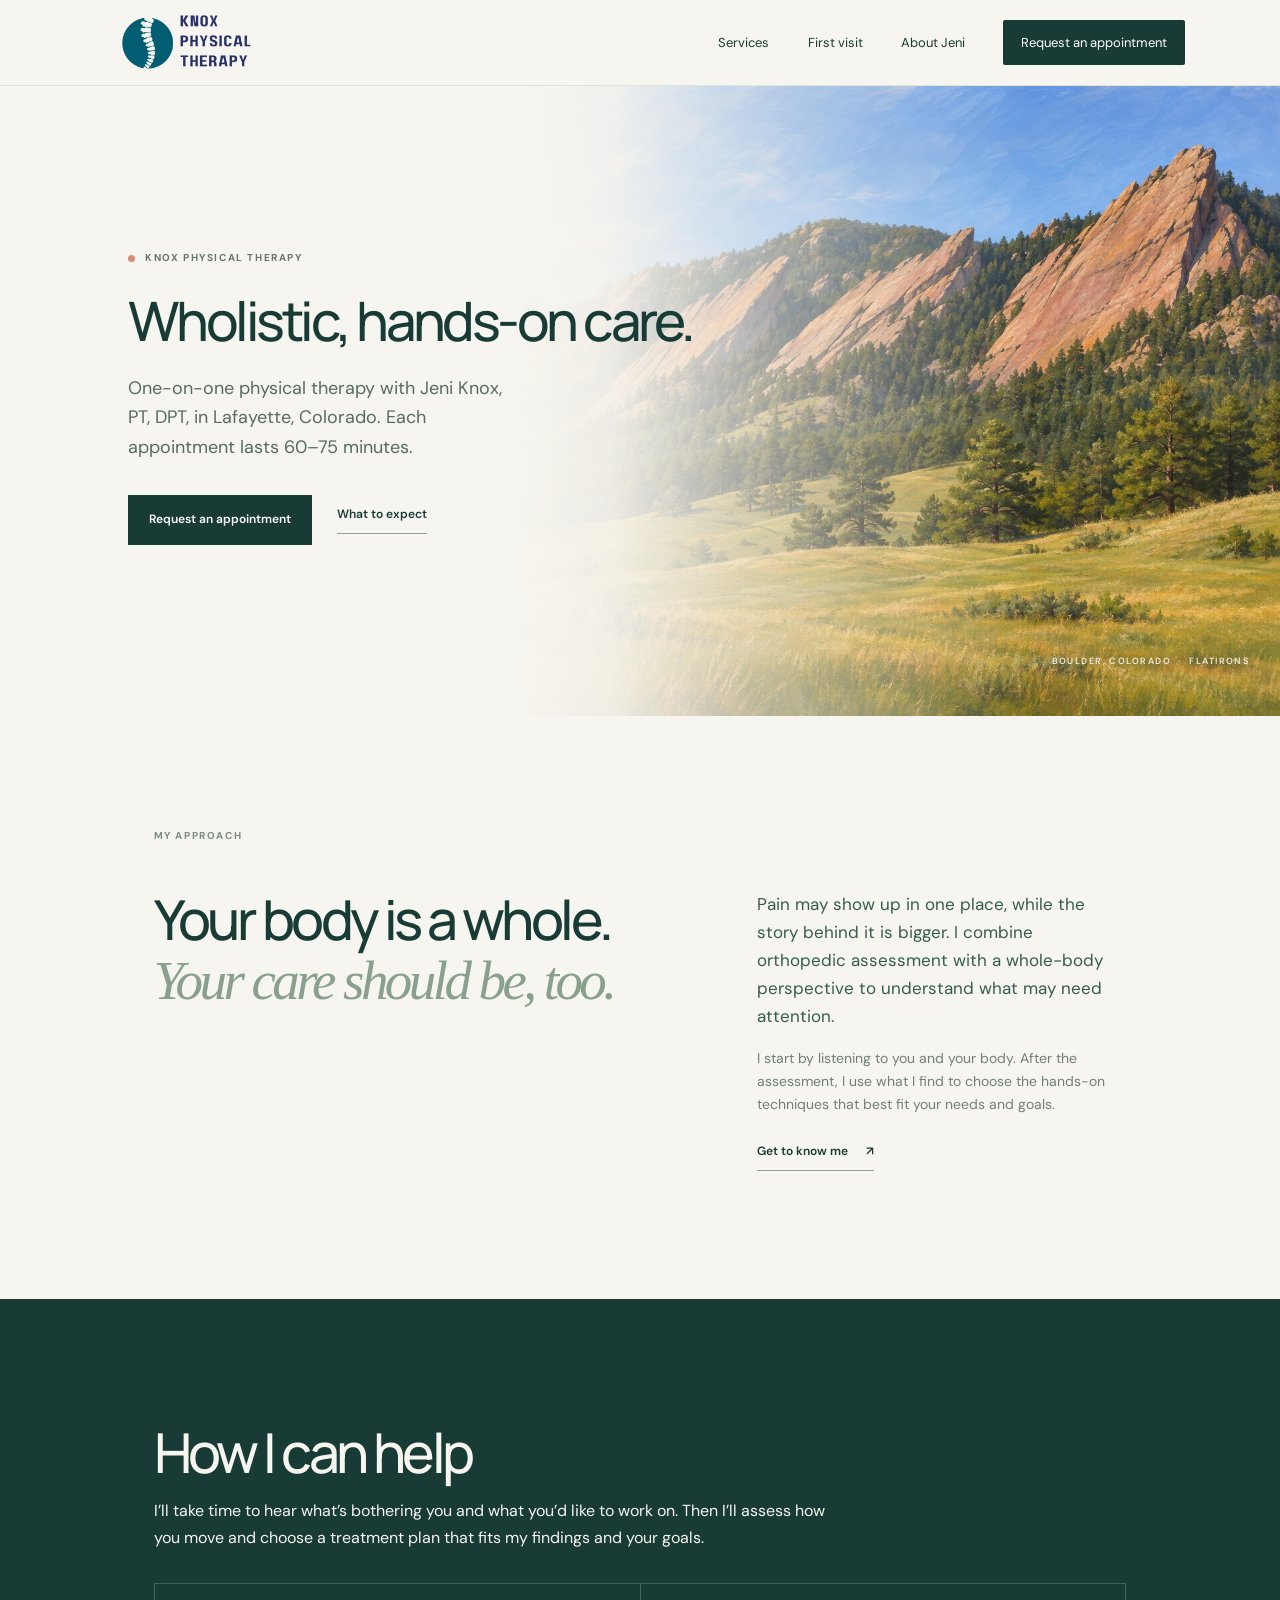
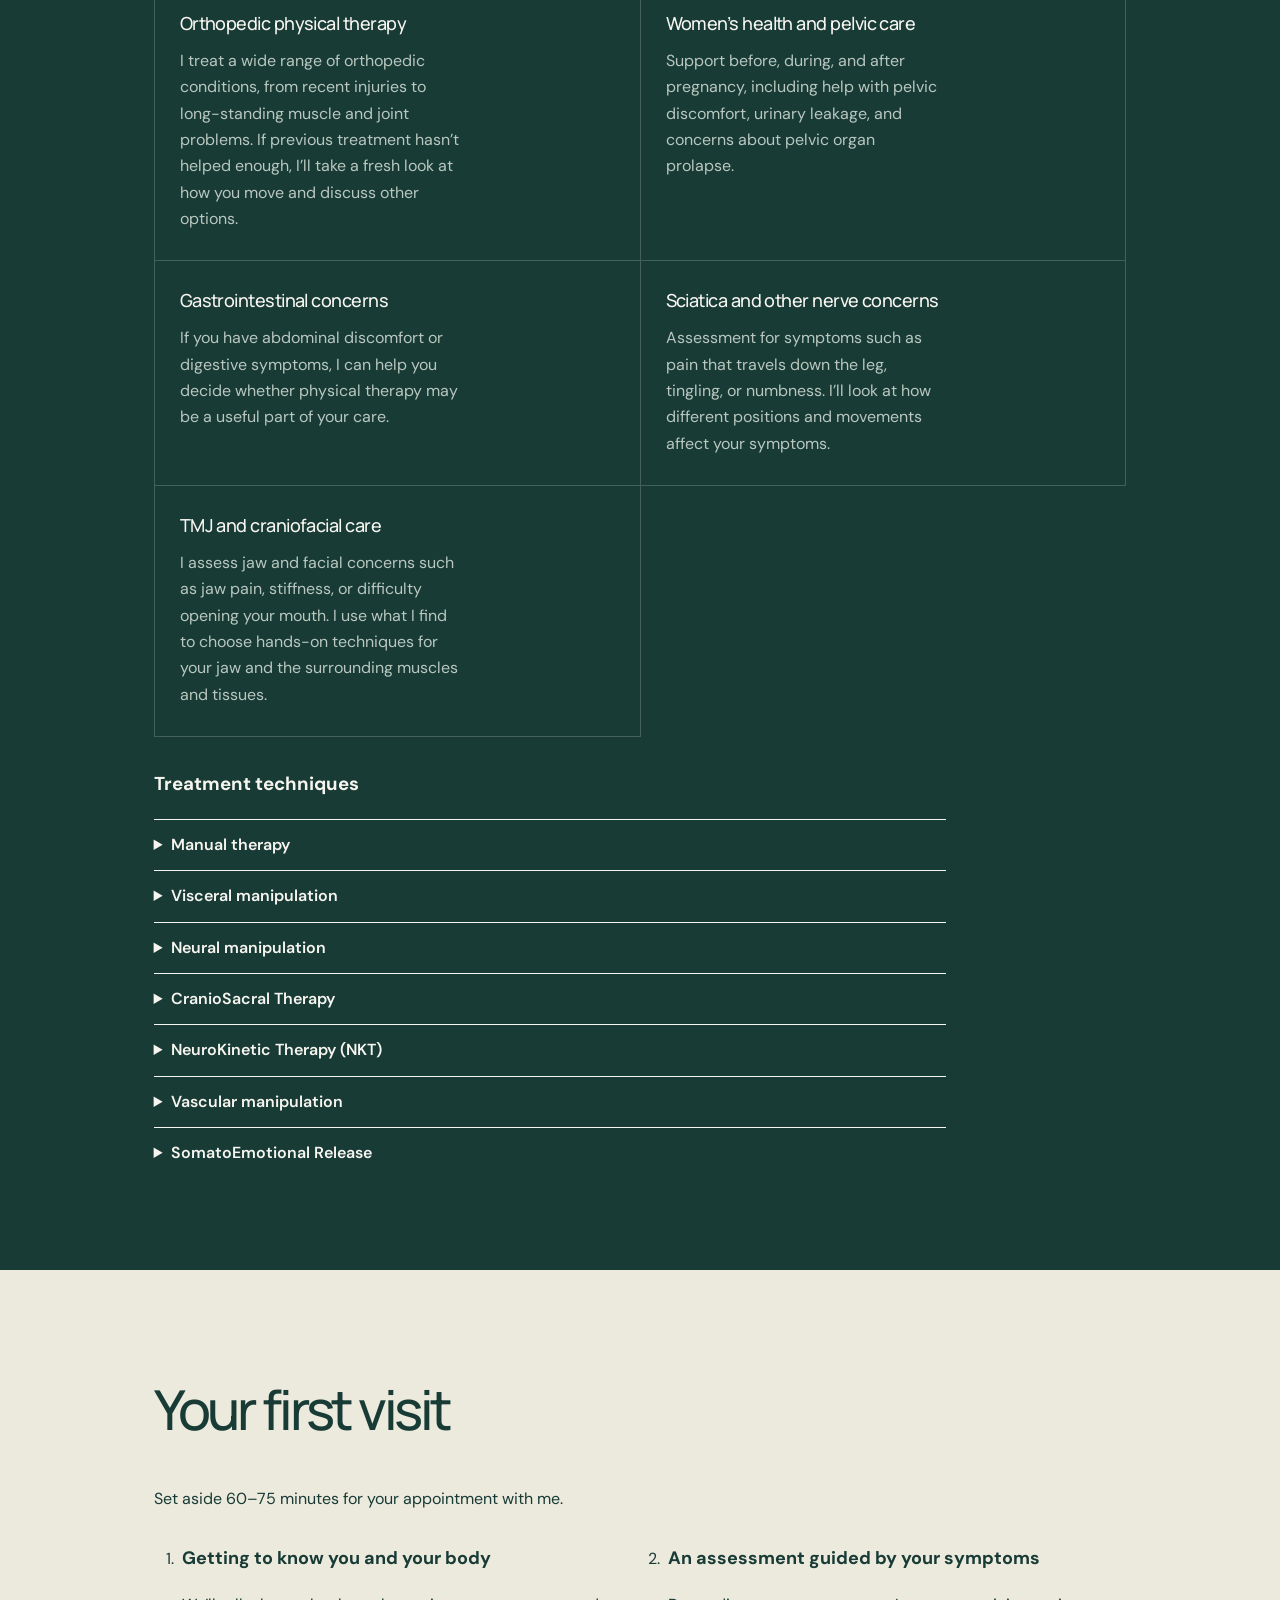
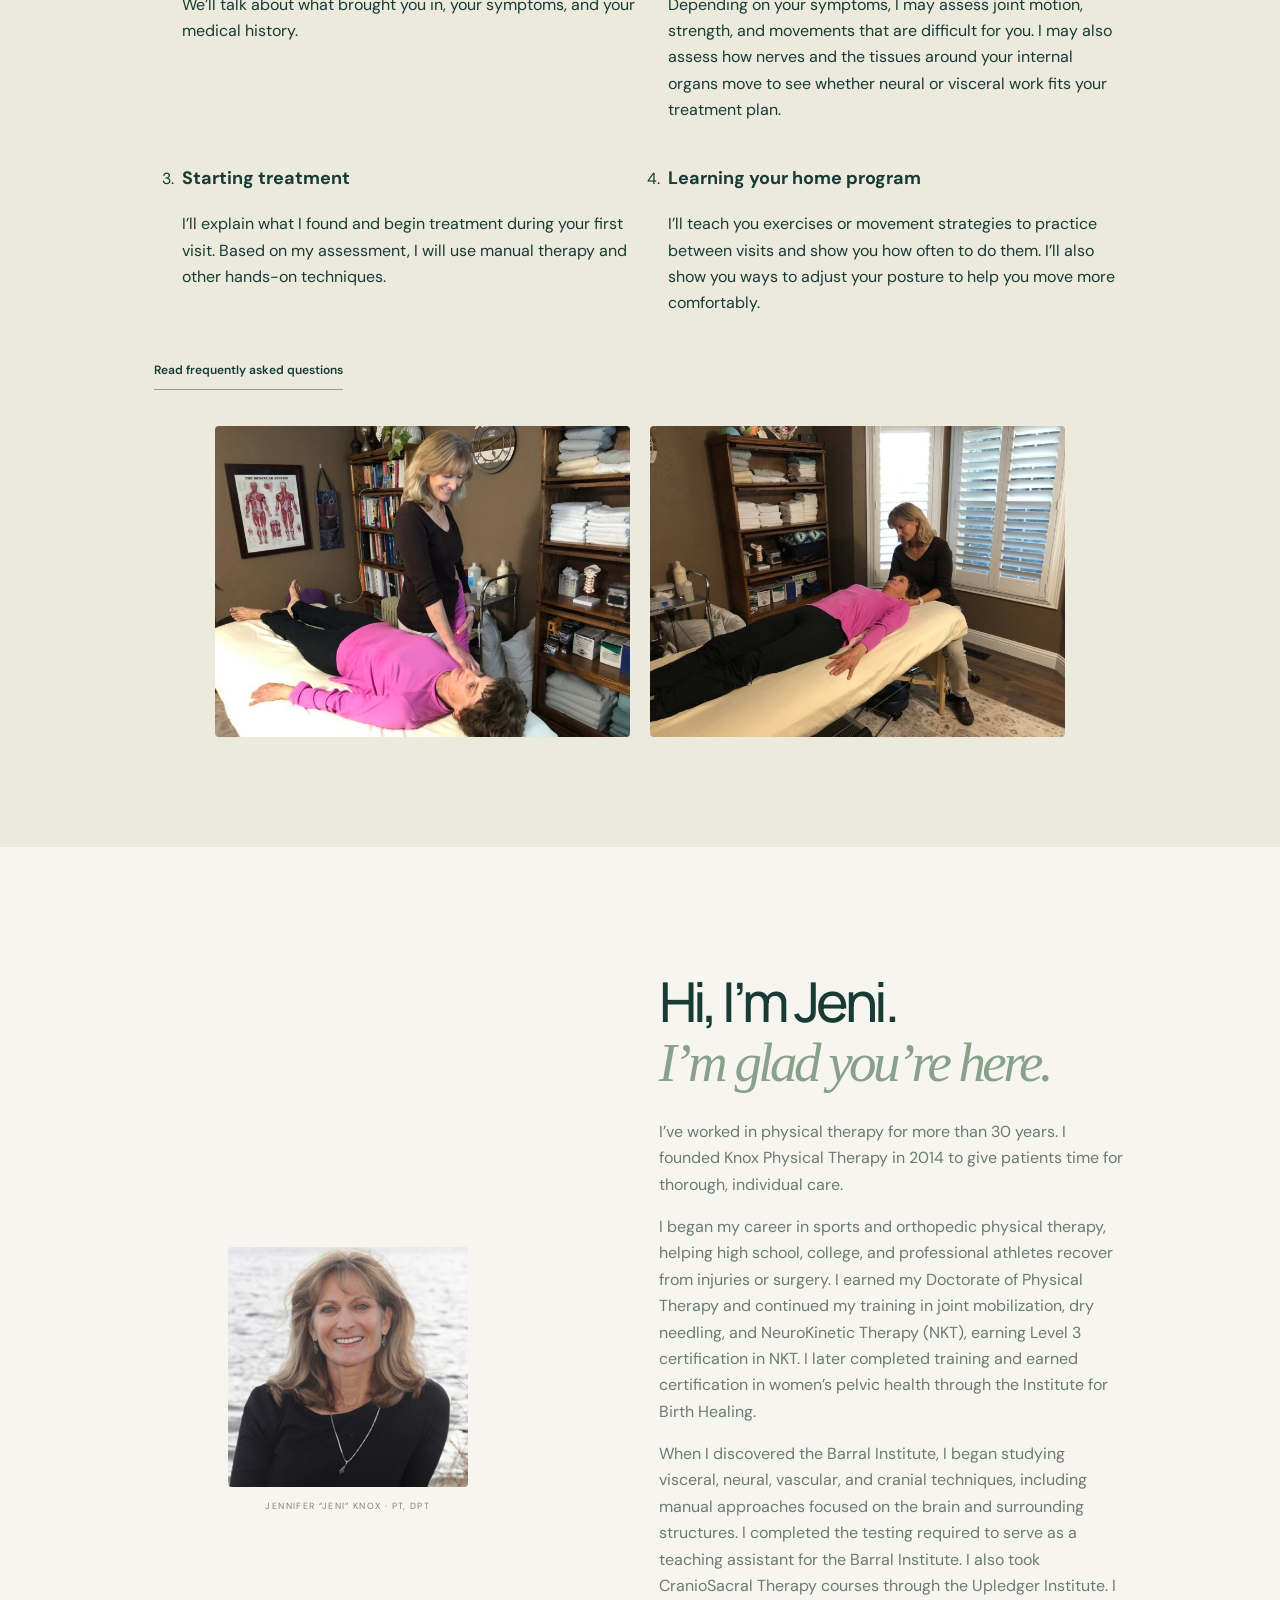
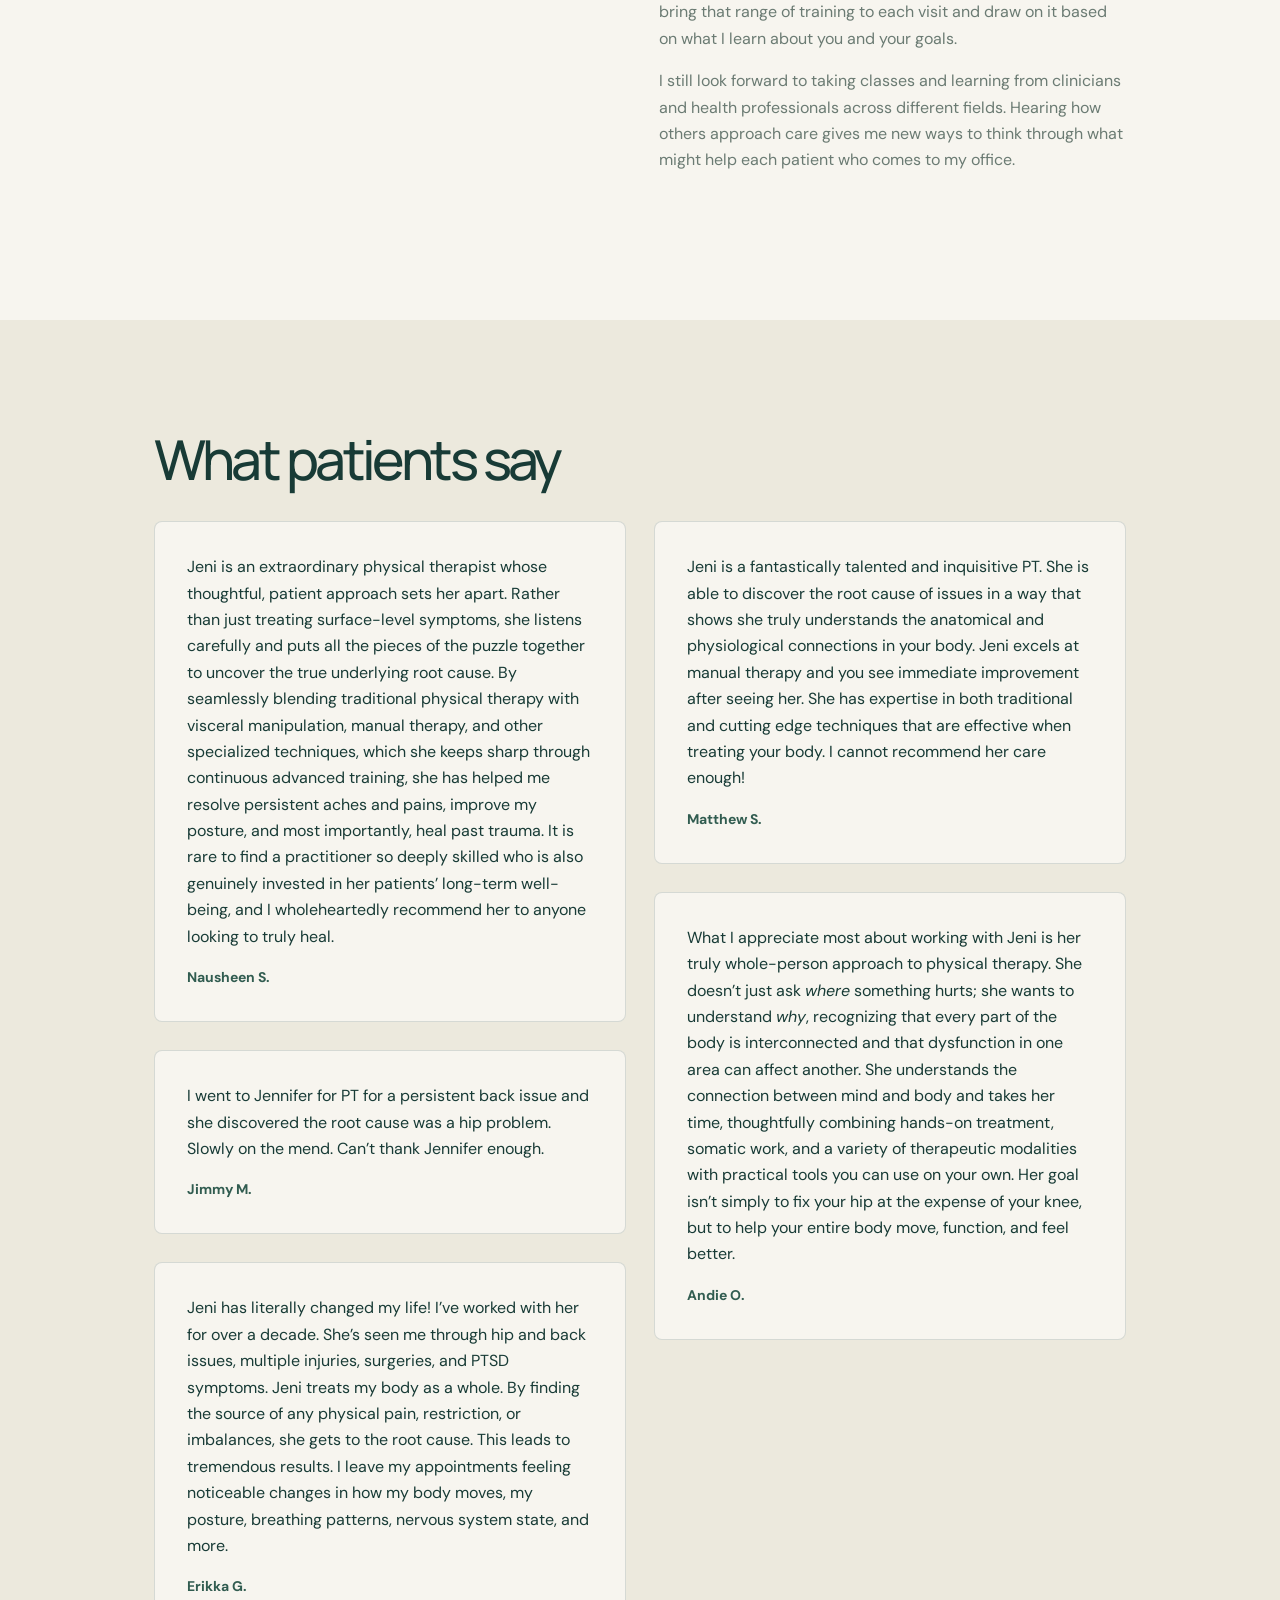
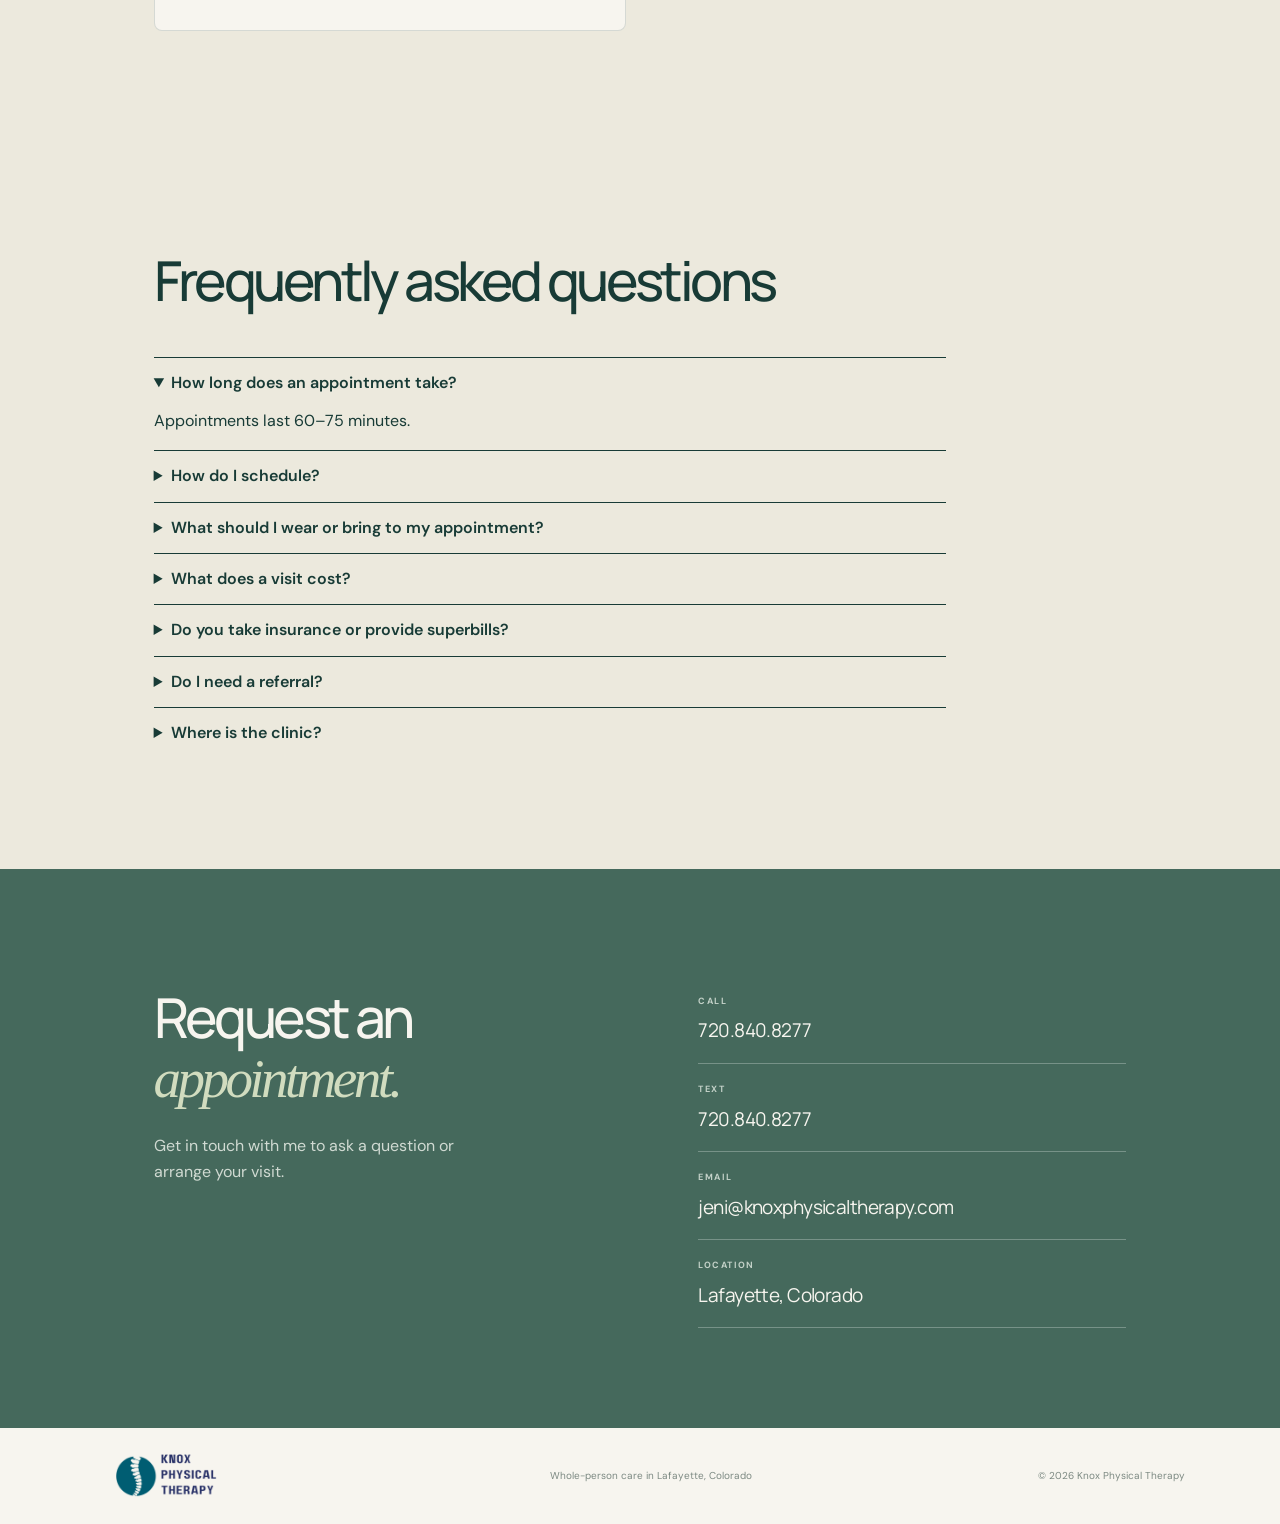
<file: index.html>
<!doctype html>
<html lang="en">
<head>
  <meta charset="utf-8">
  <meta name="viewport" content="width=device-width, initial-scale=1">
  <meta name="theme-color" content="#f7f5ef">
  <meta name="description" content="One-on-one physical therapy with Jeni Knox, PT, DPT, in Lafayette, CO. Hands-on care for orthopedic, pelvic health, nerve, and TMJ concerns.">
  <link rel="canonical" href="https://knoxphysicaltherapy.com/">
  <title>Physical Therapy in Lafayette, CO | Knox Physical Therapy</title>
  <link rel="preconnect" href="https://fonts.googleapis.com">
  <link rel="preconnect" href="https://fonts.gstatic.com" crossorigin>
  <link href="https://fonts.googleapis.com/css2?family=DM+Sans:wght@400;500;600;700&family=Manrope:wght@400;500;600;700&display=swap" rel="stylesheet">
  <link rel="icon" type="image/png" sizes="32x32" href="knox-icon.png">
  <link rel="stylesheet" href="styles.css?v=15">
</head>
<body>
  <a class="skip-link" href="#main">Skip to content</a>
  <header class="site-header">
    <a class="brand" href="#home" aria-label="Knox Physical Therapy home"><img class="brand-logo" src="knox-logo.png" width="768" height="256" alt="Knox Physical Therapy"></a>
    <button class="menu-toggle" aria-expanded="false" aria-controls="site-nav">Menu</button>
    <nav id="site-nav" aria-label="Main navigation"><a href="#services">Services</a><a href="#first-visit">First visit</a><a href="#about">About Jeni</a><a class="nav-cta" href="#contact">Request an appointment</a></nav>
  </header>
  <main id="main">
    <section class="hero" id="home">
      <div class="hero-copy">
        <p class="eyebrow"><span></span> Knox Physical Therapy</p>
        <h1 class="hero-slogan">Wholistic, hands-on care.</h1>
        <p class="hero-intro">One-on-one physical therapy with Jeni Knox, PT, DPT, in Lafayette, Colorado. Each appointment lasts 60–75 minutes.</p>
        <div class="hero-actions">
          <a class="button button-dark" href="#contact">Request an appointment</a>
          <a class="text-link underlined" href="#first-visit">What to expect</a>
        </div>
      </div>
      <div class="hero-art" aria-label="Illustration of Boulder’s Flatirons rising above a foothills landscape" role="img">
        <img class="flatirons-art" src="flatirons-hero.jpg" width="1536" height="1024" alt="" aria-hidden="true">
        <div class="art-caption">Boulder, Colorado <span>·</span> Flatirons</div>
      </div>
    </section>
    <section class="intro section-pad" id="approach">
      <div class="section-label">My Approach</div>
      <div class="intro-content"><h2>Your body is a whole.<br><em>Your care should be, too.</em></h2><div><p class="lead">Pain may show up in one place, while the story behind it is bigger. I combine orthopedic assessment with a whole-body perspective to understand what may need attention.</p><p>I start by listening to you and your body. After the assessment, I use what I find to choose the hands-on techniques that best fit your needs and goals.</p><a class="text-link underlined" href="#about">Get to know me <span>↗</span></a></div></div>
    </section>
    <section class="services section-pad" id="services" aria-labelledby="services-heading">
      <h2 id="services-heading">How I can help</h2>
      <p class="section-intro">I’ll take time to hear what’s bothering you and what you’d like to work on. Then I’ll assess how you move and choose a treatment plan that fits my findings and your goals.</p>
      <div class="service-grid">
        <article class="service-card">
          <h3>Orthopedic physical therapy</h3>
          <p>I treat a wide range of orthopedic conditions, from recent injuries to long-standing muscle and joint problems. If previous treatment hasn’t helped enough, I’ll take a fresh look at how you move and discuss other options.</p>
        </article>
        <article class="service-card">
          <h3>Women’s health and pelvic care</h3>
          <p>Support before, during, and after pregnancy, including help with pelvic discomfort, urinary leakage, and concerns about pelvic organ prolapse.</p>
        </article>
        <article class="service-card">
          <h3>Gastrointestinal concerns</h3>
          <p>If you have abdominal discomfort or digestive symptoms, I can help you decide whether physical therapy may be a useful part of your care.</p>
        </article>
        <article class="service-card">
          <h3>Sciatica and other nerve concerns</h3>
          <p>Assessment for symptoms such as pain that travels down the leg, tingling, or numbness. I’ll look at how different positions and movements affect your symptoms.</p>
        </article>
        <article class="service-card">
          <h3>TMJ and craniofacial care</h3>
          <p>I assess jaw and facial concerns such as jaw pain, stiffness, or difficulty opening your mouth. I use what I find to choose hands-on techniques for your jaw and the surrounding muscles and tissues.</p>
        </article>
      </div>
      <div class="treatment-list">
        <h3>Treatment techniques</h3>
        <details><summary>Manual therapy</summary><p>Hands-on techniques to address joint mobility and movement.</p></details>
        <details><summary>Visceral manipulation</summary><p>Gentle hands-on work focused on the tissues surrounding the internal organs.</p></details>
        <details><summary>Neural manipulation</summary><p>Light-touch techniques that focus on how nerves move in relation to nearby tissues.</p></details>
        <details><summary>CranioSacral Therapy</summary><p>A gentle approach using light touch around the head, spine, and sacrum.</p></details>
        <details><summary>NeuroKinetic Therapy (NKT)</summary><p>Uses manual muscle testing to explore how muscles work together during movement.</p></details>
        <details><summary>Vascular manipulation</summary><p>A hands-on technique that focuses on the soft tissues around blood vessels.</p></details>
        <details><summary>SomatoEmotional Release</summary><p>An approach within CranioSacral Therapy that explores how emotional experiences may relate to physical sensations.</p></details>
      </div>
    </section>
    <section class="first-visit section-pad" id="first-visit" aria-labelledby="first-visit-heading">
      <h2 id="first-visit-heading">Your first visit</h2>
      <p class="section-intro">Set aside 60–75 minutes for your appointment with me.</p>
      <ol class="visit-steps">
        <li>
          <h3>Getting to know you and your body</h3>
          <p>We’ll talk about what brought you in, your symptoms, and your medical history.</p>
        </li>
        <li>
          <h3>An assessment guided by your symptoms</h3>
          <p>Depending on your symptoms, I may assess joint motion, strength, and movements that are difficult for you. I may also assess how nerves and the tissues around your internal organs move to see whether neural or visceral work fits your treatment plan.</p>
        </li>
        <li>
          <h3>Starting treatment</h3>
          <p>I’ll explain what I found and begin treatment during your first visit. Based on my assessment, I will use manual therapy and other hands-on techniques.</p>
        </li>
        <li>
          <h3>Learning your home program</h3>
          <p>I’ll teach you exercises or movement strategies to practice between visits and show you how often to do them. I’ll also show you ways to adjust your posture to help you move more comfortably.</p>
        </li>
      </ol>
      <a class="text-link underlined" href="#faq">Read frequently asked questions</a>
      <div class="visit-photos">
        <img src="jeni-manual-therapy.jpg" width="768" height="576" alt="Jeni Knox providing hands-on care at a treatment table" loading="lazy" decoding="async">
        <img src="jeni-head-neck-care.jpg" width="768" height="576" alt="Jeni Knox supporting a person’s head and neck during hands-on treatment" loading="lazy" decoding="async">
      </div>
    </section>
    <section class="about section-pad" id="about">
      <figure class="about-visual">
        <img class="jeni-portrait" src="jeni-knox-portrait.png" width="240" height="240" alt="Jeni Knox smiling outdoors by the water" loading="lazy">
        <figcaption class="visual-label">JENNIFER “JENI” KNOX · PT, DPT</figcaption>
      </figure>
      <div class="about-copy">
        <h2>Hi, I’m Jeni.<br><em>I’m glad you’re here.</em></h2>
        <p class="lead">I’ve worked in physical therapy for more than 30 years. I founded Knox Physical Therapy in 2014 to give patients time for thorough, individual care.</p>
        <p>I began my career in sports and orthopedic physical therapy, helping high school, college, and professional athletes recover from injuries or surgery. I earned my Doctorate of Physical Therapy and continued my training in joint mobilization, dry needling, and NeuroKinetic Therapy (NKT), earning Level 3 certification in NKT. I later completed training and earned certification in women’s pelvic health through the Institute for Birth Healing.</p>
        <p>When I discovered the Barral Institute, I began studying visceral, neural, vascular, and cranial techniques, including manual approaches focused on the brain and surrounding structures. I completed the testing required to serve as a teaching assistant for the Barral Institute. I also took CranioSacral Therapy courses through the Upledger Institute. I bring that range of training to each visit and draw on it based on what I learn about you and your goals.</p>
        <p>I still look forward to taking classes and learning from clinicians and health professionals across different fields. Hearing how others approach care gives me new ways to think through what might help each patient who comes to my office.</p>
      </div>
    </section>
    <section class="patient-reviews section-pad" id="reviews" aria-labelledby="reviews-heading">
      <h2 id="reviews-heading">What patients say</h2>
      <div class="review-columns">
        <figure class="patient-review">
          <blockquote>
            <p>Jeni is an extraordinary physical therapist whose thoughtful, patient approach sets her apart. Rather than just treating surface-level symptoms, she listens carefully and puts all the pieces of the puzzle together to uncover the true underlying root cause. By seamlessly blending traditional physical therapy with visceral manipulation, manual therapy, and other specialized techniques, which she keeps sharp through continuous advanced training, she has helped me resolve persistent aches and pains, improve my posture, and most importantly, heal past trauma. It is rare to find a practitioner so deeply skilled who is also genuinely invested in her patients’ long-term well-being, and I wholeheartedly recommend her to anyone looking to truly heal.</p>
          </blockquote>
          <figcaption>Nausheen S.</figcaption>
        </figure>
        <figure class="patient-review">
          <blockquote>
            <p>I went to Jennifer for PT for a persistent back issue and she discovered the root cause was a hip problem. Slowly on the mend. Can’t thank Jennifer enough.</p>
          </blockquote>
          <figcaption>Jimmy M.</figcaption>
        </figure>
        <figure class="patient-review">
          <blockquote>
            <p>Jeni has literally changed my life! I’ve worked with her for over a decade. She’s seen me through hip and back issues, multiple injuries, surgeries, and PTSD symptoms. Jeni treats my body as a whole. By finding the source of any physical pain, restriction, or imbalances, she gets to the root cause. This leads to tremendous results. I leave my appointments feeling noticeable changes in how my body moves, my posture, breathing patterns, nervous system state, and more.</p>
          </blockquote>
          <figcaption>Erikka G.</figcaption>
        </figure>
        <figure class="patient-review">
          <blockquote>
            <p>Jeni is a fantastically talented and inquisitive PT. She is able to discover the root cause of issues in a way that shows she truly understands the anatomical and physiological connections in your body. Jeni excels at manual therapy and you see immediate improvement after seeing her. She has expertise in both traditional and cutting edge techniques that are effective when treating your body. I cannot recommend her care enough!</p>
          </blockquote>
          <figcaption>Matthew S.</figcaption>
        </figure>
        <figure class="patient-review">
          <blockquote>
            <p>What I appreciate most about working with Jeni is her truly whole-person approach to physical therapy. She doesn’t just ask <em>where</em> something hurts; she wants to understand <em>why</em>, recognizing that every part of the body is interconnected and that dysfunction in one area can affect another. She understands the connection between mind and body and takes her time, thoughtfully combining hands-on treatment, somatic work, and a variety of therapeutic modalities with practical tools you can use on your own. Her goal isn’t simply to fix your hip at the expense of your knee, but to help your entire body move, function, and feel better.</p>
          </blockquote>
          <figcaption>Andie O.</figcaption>
        </figure>
      </div>
    </section>
    <section class="faq section-pad" id="faq" aria-labelledby="faq-heading">
      <h2 id="faq-heading">Frequently asked questions</h2>
      <div class="faq-list">
        <details open><summary>How long does an appointment take?</summary><p>Appointments last 60–75 minutes.</p></details>
        <details><summary>How do I schedule?</summary><p>Call, text, or email me to <a href="#contact">request an appointment</a>.</p></details>
        <details><summary>What should I wear or bring to my appointment?</summary><p>Wear clothes that let you move comfortably and help me see how you move during the assessment. Leggings or shorts with a camisole or tank top work well, and so do shorts with a T-shirt. In colder weather, feel free to bring a change of clothes. Please bring any relevant paperwork.</p></details>
        <details><summary>What does a visit cost?</summary><p>An initial evaluation costs $175. Each follow-up treatment costs $160.</p><p>I accept cash, checks, credit cards, and mobile payments such as Zelle.</p></details>
        <details><summary>Do you take insurance or provide superbills?</summary><p>I don’t accept insurance, but I can provide a superbill that you can submit to your insurance company.</p></details>
        <details><summary>Do I need a referral?</summary><p>No. Colorado allows direct access to physical therapy, so you can schedule an appointment without a doctor’s referral.</p></details>
        <details><summary>Where is the clinic?</summary><p>The clinic is in Lafayette, CO.</p></details>
      </div>
    </section>
    <section class="contact section-pad" id="contact">
      <div class="contact-heading">
        <h2>Request an<br><em>appointment.</em></h2>
        <p>Get in touch with me to ask a question or arrange your visit.</p>
      </div>
      <div class="contact-details">
        <a class="contact-item" href="tel:+17208408277"><span class="contact-label">Call</span><span class="contact-value">720.840.8277</span></a>
        <a class="contact-item" href="sms:+17208408277"><span class="contact-label">Text</span><span class="contact-value">720.840.8277</span></a>
        <a class="contact-item" href="mailto:jeni@knoxphysicaltherapy.com"><span class="contact-label">Email</span><span class="contact-value">jeni@knoxphysicaltherapy.com</span></a>
        <div class="contact-item"><span class="contact-label">Location</span><span class="contact-value">Lafayette, Colorado</span></div>
      </div>
    </section>
  </main>
  <footer class="site-footer"><a class="brand" href="#home"><img class="brand-logo" src="knox-logo.png" width="768" height="256" alt="Knox Physical Therapy"></a><span>Whole-person care in Lafayette, Colorado</span><span>© <span id="year">2026</span> Knox Physical Therapy</span></footer>
  <script src="script.js"></script>
</body>
</html>
</file>
<file: styles.css>
:root{--paper:#f7f5ef;--ink:#183b36;--green:#315c50;--sage:#c8d7c7;--coral:#d98d73;--gold:#e7bc79;--cream:#ece9dd;--sans:'DM Sans',sans-serif;--display:'Manrope',sans-serif}*{box-sizing:border-box}html{scroll-behavior:smooth}body{margin:0;background:var(--paper);color:var(--ink);font-family:var(--sans);font-size:16px;line-height:1.65}a{color:inherit;text-decoration:none}.skip-link{position:absolute;left:-9999px;top:0}.skip-link:focus{left:1rem;top:1rem;background:#fff;padding:.7rem;z-index:9}.site-header{height:86px;padding:0 7.4%;display:flex;align-items:center;justify-content:space-between;border-bottom:1px solid #183b361a}.brand{display:flex;align-items:center;gap:12px;font-family:var(--display);font-size:17px;font-weight:600;letter-spacing:-.04em}.site-header nav{display:flex;align-items:center;gap:40px;font-size:13px}.site-header nav a{transition:opacity .2s}.site-header nav a:hover{opacity:.65}.nav-cta{background:var(--ink);color:white;padding:12px 18px;border-radius:2px}.nav-cta span{padding-left:14px}.menu-toggle{display:none}.hero{min-height:630px;position:relative;display:grid;grid-template-columns:1fr 1fr;padding:68px 10% 75px;overflow:hidden}.hero-copy{align-self:center;position:relative;z-index:2}.eyebrow,.section-label,.contact-label{font-size:10px;letter-spacing:.16em;text-transform:uppercase;font-weight:700}.eyebrow{display:flex;align-items:center;gap:10px;color:#63756d}.eyebrow span{width:7px;height:7px;border-radius:50%;background:var(--coral)}h1,h2,h3,p{margin-top:0}h1,h2{font-family:var(--display);font-weight:500;letter-spacing:-.065em;line-height:1.08}h1{font-size:clamp(54px,6.4vw,88px);margin:24px 0}h1 em,h2 em{font-family:Georgia,serif;font-weight:400;color:#7f9a85} .hero-intro{font-size:18px;max-width:390px;color:#566b63}.hero-actions{display:flex;align-items:center;gap:25px;margin-top:32px}.button{padding:15px 21px;font-size:12px;font-weight:600}.button-dark{background:var(--ink);color:#fff}.button span{margin-left:14px}.text-link{font-size:12px;font-weight:600}.hero-note{display:flex;gap:12px;align-items:center;margin-top:64px;font-size:11px;line-height:1.6;color:#718078}.hero-note b{color:var(--ink);font-weight:600}.note-icon{font-size:22px;color:var(--coral)}.hero-art{position:relative;min-height:460px;overflow:hidden;background:#e7ede4;border-radius:48% 48% 2px 2px;margin:0 0 0 8%;align-self:center}.sun{width:175px;height:175px;background:#e9bd7c;border-radius:50%;position:absolute;top:54px;left:calc(50% - 88px)}.orbit{position:absolute;border:1px solid #56766a55;border-radius:50%;width:350px;height:350px;left:calc(50% - 175px);top:-32px}.orbit-two{width:425px;height:425px;left:calc(50% - 212px);top:-70px}.hill{position:absolute;bottom:-15%;width:130%;height:56%;left:-12%;border-radius:50% 50% 0 0}.hill-back{background:#a9bfa7;transform:rotate(-12deg);bottom:-5%;left:-22%}.hill-front{background:#527568;transform:rotate(10deg);bottom:-27%;left:-5%}.art-caption{position:absolute;right:10%;bottom:17%;color:#fff;font:italic 18px/1.25 Georgia,serif;z-index:2}.art-spark{position:absolute;z-index:2;color:var(--ink);font-size:20px}.spark-one{top:21%;right:17%}.spark-two{top:38%;left:17%;color:#fff}.hero-bottom{position:absolute;bottom:22px;left:10%;right:10%;display:flex;justify-content:space-between;align-items:center;color:#829088;font-size:9px;letter-spacing:.13em;text-transform:uppercase}.scroll-line{height:1px;background:#c4c9bf;flex:1;margin:0 22px}.section-pad{padding:110px 12%}.section-label{color:#7b8b83}.section-label span{color:var(--coral);padding:0 5px}.intro{padding-top:112px;padding-bottom:128px}.intro-content{display:grid;grid-template-columns:1fr .76fr;gap:12%;margin-top:45px}.intro h2,.services h2,.about h2,.contact h2{font-size:clamp(40px,4.3vw,58px);margin:0}.intro h2 em,.about h2 em{color:#88a08c}.lead{font-size:17px;line-height:1.65;color:#365b52}.intro-content p:not(.lead){color:#708078;font-size:14px}.underlined{display:inline-block;border-bottom:1px solid #8ca096;padding:0 0 8px;margin-top:12px}.underlined span{margin-left:15px}.services{background:var(--ink);color:var(--paper);padding-top:100px;padding-bottom:92px}.light{color:#aebeb4}.services-heading{display:flex;justify-content:space-between;align-items:end;gap:10%;margin-bottom:46px}.services h2{margin-top:24px}.services h2 em,.contact h2 em{color:#c6d3b8}.services-heading>p{width:34%;margin:0 0 4px;color:#bbc9c0;font-size:14px}.service-grid{display:grid;grid-template-columns:repeat(3,1fr);border-top:1px solid #ffffff30;border-left:1px solid #ffffff30}.service-card{position:relative;min-height:218px;padding:25px 25px 28px;border-right:1px solid #ffffff30;border-bottom:1px solid #ffffff30;transition:background .2s}.service-card:hover{background:#ffffff0b}.service-number{position:absolute;top:24px;right:24px;font-size:10px;color:#9fb1a7;letter-spacing:.12em}.service-icon{font-size:27px;color:#dfaa83;display:block;margin-bottom:27px}.service-card h3{font-family:var(--display);font-size:17px;font-weight:500;letter-spacing:-.03em;margin-bottom:9px}.service-card p{font-size:12px;color:#b9c7bf;max-width:280px;margin:0}.card-arrow{position:absolute;bottom:21px;right:22px;color:#cfdbcf;font-size:14px}.services-footnote{font-size:11px;color:#aebeb4;margin:17px 0 0}.about{display:grid;grid-template-columns:.83fr 1fr;gap:12%;align-items:center;padding-top:125px;padding-bottom:130px}.about-visual{padding:10px 20px 35px 0}.portrait-placeholder{height:470px;position:relative;overflow:hidden;background:#e8ded0;border-radius:48% 48% 3px 3px}.portrait-sun{position:absolute;width:170px;height:170px;border-radius:50%;background:#d89a78;top:70px;left:calc(50% - 85px)}.portrait-shape{position:absolute;bottom:-25%;left:8%;width:85%;height:68%;background:#799489;border-radius:50% 50% 0 0;transform:rotate(-9deg)}.portrait-shape:before{content:'';position:absolute;background:#a8b99f;width:75%;height:75%;left:-15%;top:-30%;border-radius:50%}.portrait-caption{position:absolute;z-index:2;left:12%;bottom:18%;font:italic 21px/1.2 Georgia,serif;color:white}.visual-label{font-size:9px;letter-spacing:.15em;color:#79867e;display:block;text-align:right;margin-top:12px}.about-copy .eyebrow{margin:26px 0 10px}.about-copy h2{margin-bottom:26px}.about-copy>p:not(.eyebrow){font-size:13px;color:#6b7b73}.about-copy .lead{font-size:16px;color:#365b52}.contact{background:#45695c;color:var(--paper);display:grid;grid-template-columns:1fr 1fr;gap:12%;padding-top:95px;padding-bottom:100px}.contact h2{margin:24px 0}.contact h2 em{color:#d1dcbf}.contact-heading>p{color:#d0dad2;font-size:14px;max-width:350px}.contact-details{padding-top:12px}.contact-item{display:block;border-bottom:1px solid #ffffff45;padding:18px 0 16px}.contact-label{display:block;color:#c3d1c8;font-size:9px;margin-bottom:7px}.contact-value{font-family:var(--display);font-size:19px;letter-spacing:-.03em}.contact-value b{float:right;font-size:13px;font-weight:400}.contact-meta{display:flex;justify-content:space-between;padding-top:20px;color:#d0dad2;font-size:11px}.site-footer{min-height:90px;padding:20px 7.4%;display:flex;justify-content:space-between;align-items:center;color:#7c8982;font-size:10px}.site-footer .brand{color:var(--ink);font-size:14px}
@media(max-width:850px){.site-header{padding:0 5%;height:74px}.site-header nav{gap:20px}.hero{padding:55px 7% 70px;grid-template-columns:1fr 1fr}.hero-art{margin-left:0;min-height:390px}.section-pad{padding-left:8%;padding-right:8%}.about{gap:8%}.portrait-placeholder{height:410px}}
@media(max-width:650px){.site-header{height:70px}.brand{font-size:15px}.menu-toggle{display:block;border:1px solid #183b3650;background:none;padding:8px 12px;color:var(--ink);font:inherit;font-size:12px}.site-header nav{display:none;position:absolute;z-index:5;top:70px;left:0;right:0;background:var(--paper);padding:18px 6% 24px;box-shadow:0 10px 18px #183b3617;align-items:stretch;gap:0;flex-direction:column}.site-header nav.open{display:flex}.site-header nav a{padding:12px 0}.site-header nav .nav-cta{padding:12px 15px;margin-top:8px}.hero{display:flex;flex-direction:column;padding:55px 7% 65px}.hero h1{font-size:59px;margin:19px 0}.hero-intro{font-size:16px;max-width:320px}.hero-actions{align-items:flex-start;flex-direction:column;gap:17px;margin-top:25px}.hero-note{margin-top:32px}.hero-art{width:85%;min-height:350px;margin:42px auto 0}.hero-bottom{left:7%;right:7%;bottom:18px}.section-pad{padding:76px 7%}.intro-content{grid-template-columns:1fr;gap:25px;margin-top:32px}.intro h2,.services h2,.about h2,.contact h2{font-size:43px}.services-heading{display:block;margin-bottom:32px}.services-heading>p{width:auto;margin-top:23px}.service-grid{grid-template-columns:1fr 1fr}.service-card{padding:19px;min-height:205px}.service-card h3{font-size:15px}.service-card p{font-size:11px}.service-icon{margin-bottom:23px}.service-number{top:17px;right:17px}.about{grid-template-columns:1fr;gap:38px}.about-visual{padding:0 12px 10px}.portrait-placeholder{height:360px}.about-copy .eyebrow{margin-top:22px}.contact{grid-template-columns:1fr;gap:30px}.contact-value{font-size:17px}.site-footer{padding:22px 7%;gap:12px;align-items:flex-start;flex-direction:column}.site-footer .brand{margin-bottom:4px}}
@media(max-width:390px){.hero h1{font-size:52px}.service-grid{grid-template-columns:1fr}.service-card{min-height:175px}.service-icon{margin-bottom:16px}}
.hero-art{min-height:0;aspect-ratio:1;background:transparent;border-radius:0;overflow:visible;margin-left:8%}.flatirons-art{position:absolute;inset:0;width:100%;height:100%;overflow:visible;filter:drop-shadow(0 16px 22px #294c3c1b)}.art-caption{right:9%;bottom:13%;font-size:clamp(15px,1.5vw,19px);text-shadow:0 1px 8px #244c3c44}.art-spark{filter:drop-shadow(0 1px 3px #f7f5ef)}
@media(max-width:850px){.hero-art{margin-left:0}}
@media(max-width:650px){.hero-art{width:85%;min-height:0;margin:42px auto 0}.art-caption{font-size:16px}}
.hero{display:grid;grid-template-columns:1fr;isolation:isolate}.hero-copy{width:61%;max-width:680px;z-index:2}.hero-art{position:absolute;inset:0;z-index:1;width:auto;min-height:0;aspect-ratio:auto;margin:0;overflow:hidden;background:#bfd0cb}.flatirons-art{display:block;position:absolute;inset:0;width:100%;height:100%;object-fit:cover;visibility:visible;opacity:1;filter:none}.art-caption{right:4%;bottom:8%;font:600 9px/1 var(--sans);letter-spacing:.16em;text-transform:uppercase;color:#f7f5ef;text-shadow:0 1px 8px #183b36;opacity:.9}.art-caption span{color:#e7bc79;padding:0 4px}.art-spark{display:none}
@media(max-width:850px){.hero-copy{width:68%}.hero-art{margin:0}}
@media(max-width:650px){.hero{min-height:650px;display:block;padding-top:58px;padding-bottom:72px}.hero-copy{position:relative;width:100%;max-width:100%;z-index:2}.hero-art{width:auto;min-height:0;margin:0}.art-caption{right:7%;bottom:5%;font-size:8px}.hero-note{margin-top:28px}}

/* Keep the Flatirons artwork unmistakably visible at every screen size. */
.hero-art{inset:0 0 0 40%;align-self:stretch;height:100%;z-index:0;background:#b9d0d3}
.hero-art::after{content:"";position:absolute;inset:0;pointer-events:none;background:linear-gradient(90deg,var(--paper) 0%,rgba(247,245,239,.94) 13%,rgba(247,245,239,.55) 34%,rgba(247,245,239,0) 68%)}
.flatirons-art{object-position:right 28%}
.hero-copy{z-index:1}
.hero-bottom{z-index:2}
@media(max-width:650px){
  .hero{min-height:760px;padding-bottom:72px}
  .hero-art{inset:auto 0 0;height:44%;z-index:0}
  .hero-art::after{background:linear-gradient(180deg,var(--paper) 0%,rgba(247,245,239,.88) 13%,rgba(247,245,239,.10) 55%,rgba(247,245,239,0) 100%)}
  .flatirons-art{object-position:center 43%}
  .hero-copy{z-index:1}
}

.brand-logo {
  display: block;
  width: clamp(166px, 18vw, 216px);
  height: auto;
}

.brand {
  mix-blend-mode: multiply;
}

.site-footer .brand-logo {
  width: 168px;
}

.patient-reviews {
  background: var(--cream);
}

.patient-reviews h2 {
  font-size: clamp(40px, 4.3vw, 58px);
  margin-bottom: 32px;
}

.review-columns {
  --review-gap: clamp(16px, 2.5vw, 28px);
  column-count: 2;
  column-gap: var(--review-gap);
  max-width: 1040px;
}

.patient-review {
  break-inside: avoid;
  margin: 0 0 var(--review-gap);
  padding: clamp(20px, 3vw, 32px);
  background: var(--paper);
  border: 1px solid #183b3626;
  border-radius: 8px;
}

.patient-review blockquote {
  margin: 0;
}

.patient-review blockquote p:last-child {
  margin-bottom: 0;
}

.patient-review figcaption {
  margin-top: 16px;
  color: var(--green);
  font-size: 14px;
  font-weight: 700;
}

@media (max-width: 650px) {
  .review-columns {
    column-count: 1;
  }
}

.site-header nav {
  gap: clamp(12px, 3vw, 40px);
}

.hero-actions .underlined {
  margin-top: 0;
}

.hero .hero-slogan {
  font-size: clamp(36px, 4.25vw, 64px);
}

@media (max-width: 650px) {
  .hero .hero-slogan {
    font-size: clamp(27px, 7.5vw, 42px);
  }
}

.section-intro {
  max-width: 62ch;
  margin: 16px 0 32px;
}

.services .service-grid {
  grid-template-columns: repeat(2, minmax(0, 1fr));
}

@media (max-width: 650px) {
  .services .service-grid {
    grid-template-columns: 1fr;
  }
}

.visit-steps {
  display: grid;
  grid-template-columns: repeat(2, minmax(0, 1fr));
}

@media (max-width: 650px) {
  .visit-steps {
    grid-template-columns: 1fr;
  }
}

.services .service-card {
  min-height: 0;
}

.services .service-card h3,
.visit-steps h3 {
  font-size: 18px;
}

.services .service-card p,
.about-copy > p:not(.eyebrow),
.contact-heading > p {
  font-size: 16px;
}

.treatment-list,
.faq-list {
  max-width: 72ch;
  margin-top: 32px;
}

.treatment-list details,
.faq-list details {
  border-top: 1px solid currentColor;
}

.treatment-list summary,
.faq-list summary {
  cursor: pointer;
  font-weight: 600;
  padding: 12px 0;
}

.faq-list a {
  text-decoration: underline;
}

.first-visit,
.faq {
  background: var(--cream);
}

.first-visit h2,
.faq h2 {
  font-size: clamp(40px, 4.3vw, 58px);
}

.visit-steps {
  gap: 24px;
  padding-inline-start: 24px;
}

.visit-steps li {
  padding-inline-start: 4px;
}

.visit-photos {
  display: grid;
  grid-template-columns: repeat(auto-fit, minmax(min(100%, 260px), 1fr));
  gap: 20px;
  max-width: 850px;
  margin: 36px auto 0;
}

.visit-photos img {
  display: block;
  width: 100%;
  height: auto;
  border-radius: 4px;
}

.about .about-visual {
  width: min(100%, 240px);
  justify-self: center;
  margin: 0;
  padding: 0;
}

.jeni-portrait {
  display: block;
  width: 100%;
  height: auto;
  border-radius: 4px;
}

.about-visual .visual-label {
  text-align: center;
}

.draft-note {
  color: #553608;
  background: #fff0cb;
  padding: 2px 6px;
  font-weight: 600;
}

@media (max-width: 650px) {
  .site-header nav {
    gap: 0;
  }

  .about-visual {
    order: 1;
  }
}
</file>
